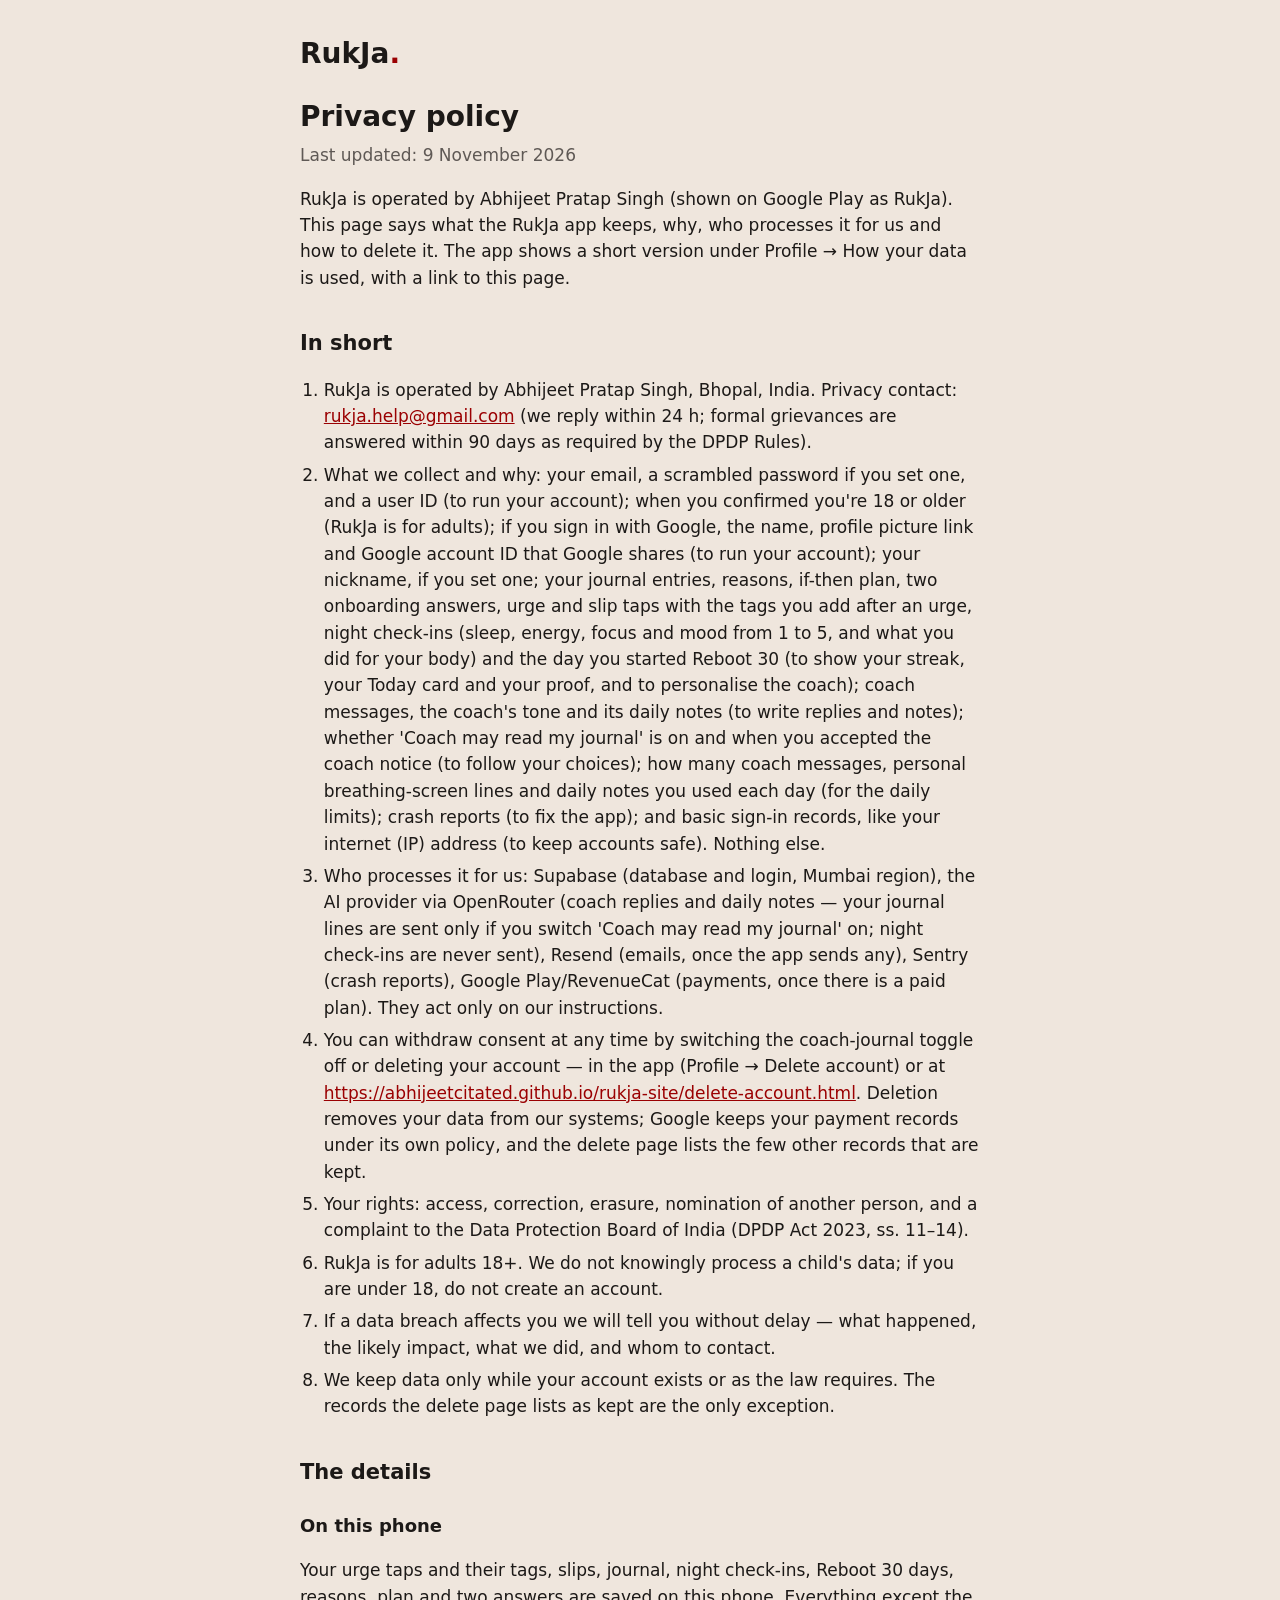
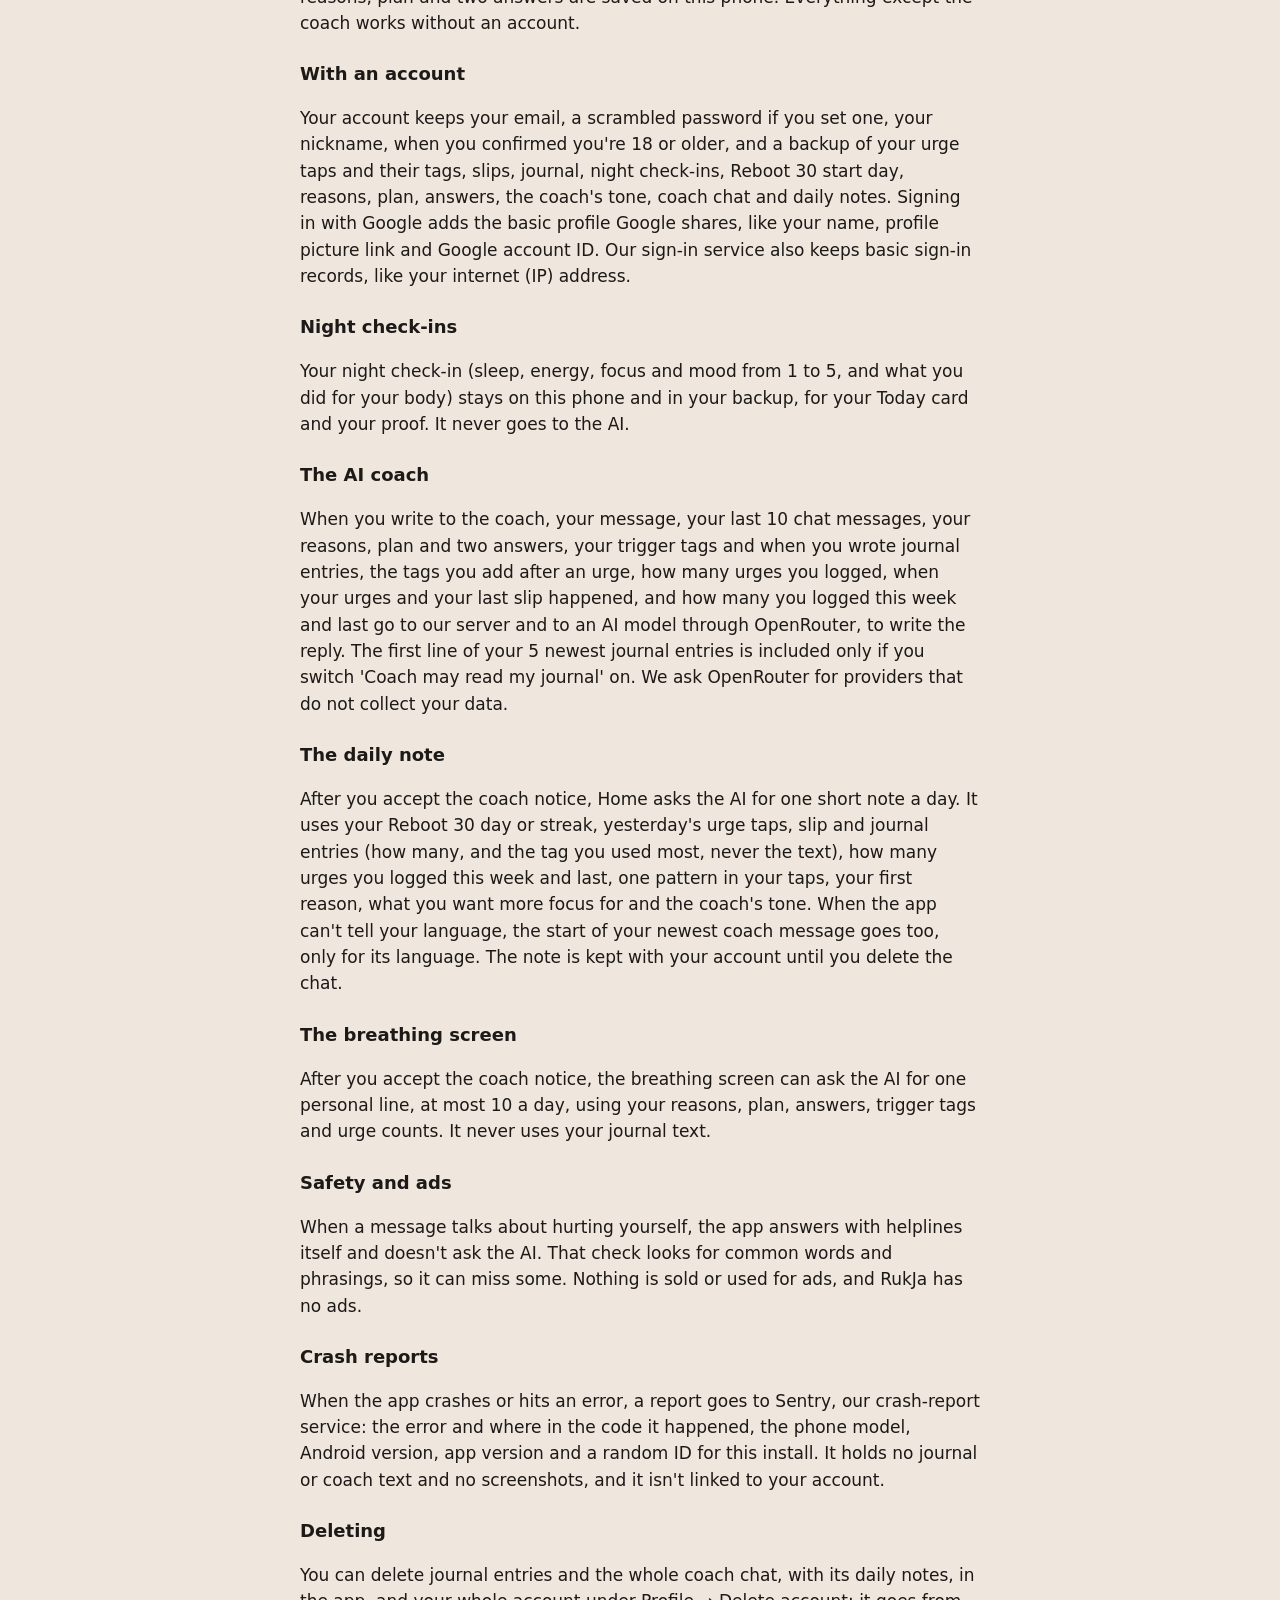
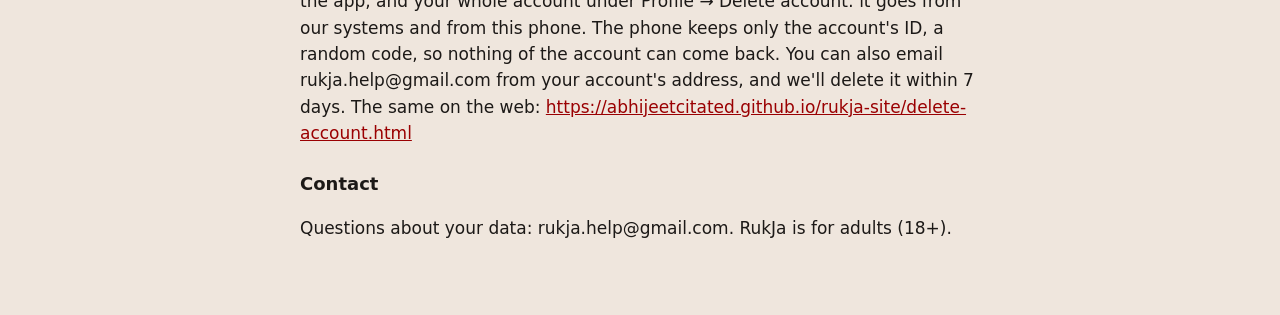
<file: index.html>
<!doctype html>
<html lang="en">
<head>
<meta charset="utf-8">
<meta name="viewport" content="width=device-width, initial-scale=1">
<meta http-equiv="refresh" content="0; url=privacy.html">
<title>RukJa</title>
<link rel="stylesheet" href="style.css">
</head>
<body>
<main>
<p class="brand">RukJa<span class="dot">.</span></p>
<p><a href="privacy.html">Privacy policy</a> · <a href="delete-account.html">Delete your account</a></p>
</main>
</body>
</html>
</file>
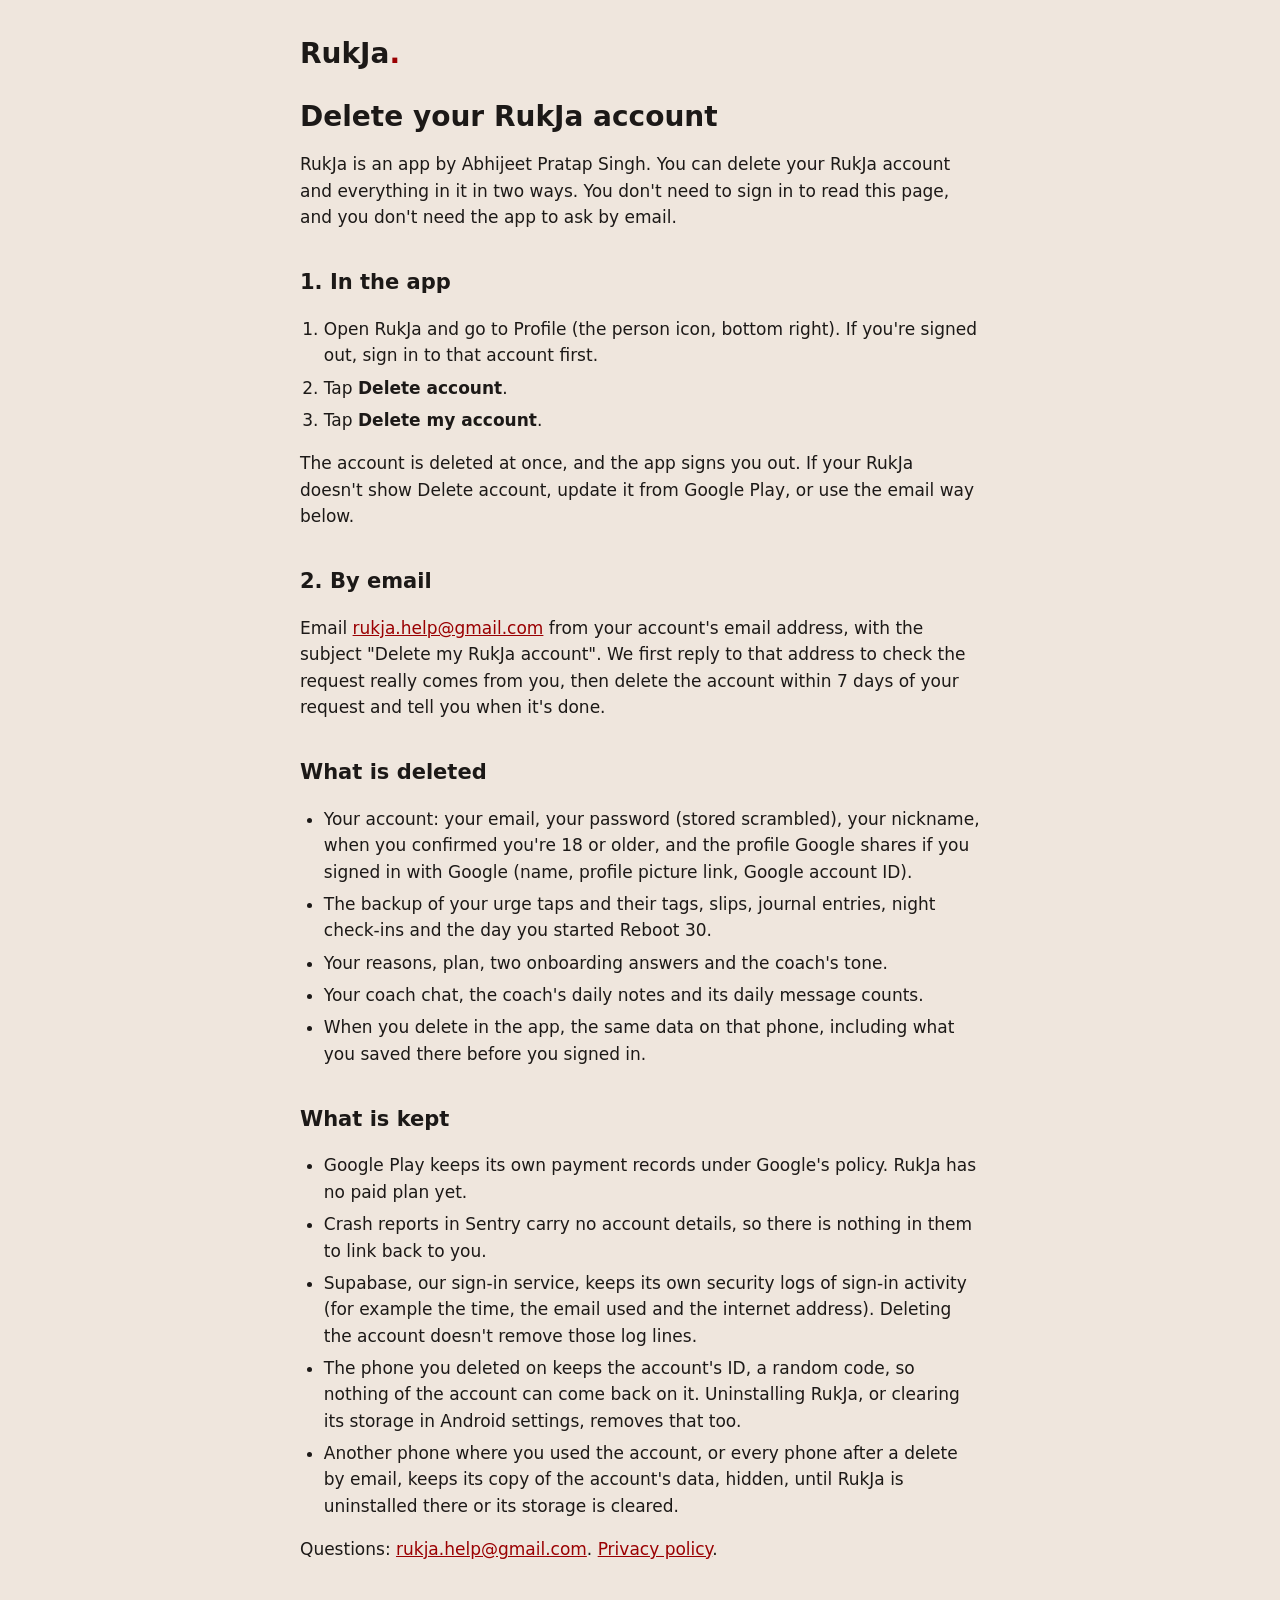
<file: delete-account.html>
<!doctype html>
<html lang="en">
<head>
<meta charset="utf-8">
<meta name="viewport" content="width=device-width, initial-scale=1">
<title>Delete your RukJa account</title>
<link rel="stylesheet" href="style.css">
</head>
<body>
<main>
<p class="brand">RukJa<span class="dot">.</span></p>
<h1>Delete your RukJa account</h1>
<p>RukJa is an app by Abhijeet Pratap Singh. You can delete your RukJa account and everything in it in two ways. You don't need to sign in to read this page, and you don't need the app to ask by email.</p>

<h2>1. In the app</h2>
<ol>
<li>Open RukJa and go to Profile (the person icon, bottom right). If you're signed out, sign in to that account first.</li>
<li>Tap <strong>Delete account</strong>.</li>
<li>Tap <strong>Delete my account</strong>.</li>
</ol>
<p>The account is deleted at once, and the app signs you out. If your RukJa doesn't show Delete account, update it from Google Play, or use the email way below.</p>

<h2>2. By email</h2>
<p>Email <a href="mailto:rukja.help@gmail.com?subject=Delete%20my%20RukJa%20account">rukja.help@gmail.com</a> from your account's email address, with the subject "Delete my RukJa account". We first reply to that address to check the request really comes from you, then delete the account within 7 days of your request and tell you when it's done.</p>

<h2>What is deleted</h2>
<ul>
<li>Your account: your email, your password (stored scrambled), your nickname, when you confirmed you're 18 or older, and the profile Google shares if you signed in with Google (name, profile picture link, Google account ID).</li>
<li>The backup of your urge taps and their tags, slips, journal entries, night check-ins and the day you started Reboot 30.</li>
<li>Your reasons, plan, two onboarding answers and the coach's tone.</li>
<li>Your coach chat, the coach's daily notes and its daily message counts.</li>
<li>When you delete in the app, the same data on that phone, including what you saved there before you signed in.</li>
</ul>

<h2>What is kept</h2>
<ul>
<li>Google Play keeps its own payment records under Google's policy. RukJa has no paid plan yet.</li>
<li>Crash reports in Sentry carry no account details, so there is nothing in them to link back to you.</li>
<li>Supabase, our sign-in service, keeps its own security logs of sign-in activity (for example the time, the email used and the internet address). Deleting the account doesn't remove those log lines.</li>
<li>The phone you deleted on keeps the account's ID, a random code, so nothing of the account can come back on it. Uninstalling RukJa, or clearing its storage in Android settings, removes that too.</li>
<li>Another phone where you used the account, or every phone after a delete by email, keeps its copy of the account's data, hidden, until RukJa is uninstalled there or its storage is cleared.</li>
</ul>

<p>Questions: <a href="mailto:rukja.help@gmail.com">rukja.help@gmail.com</a>. <a href="privacy.html">Privacy policy</a>.</p>
</main>
</body>
</html>
</file>
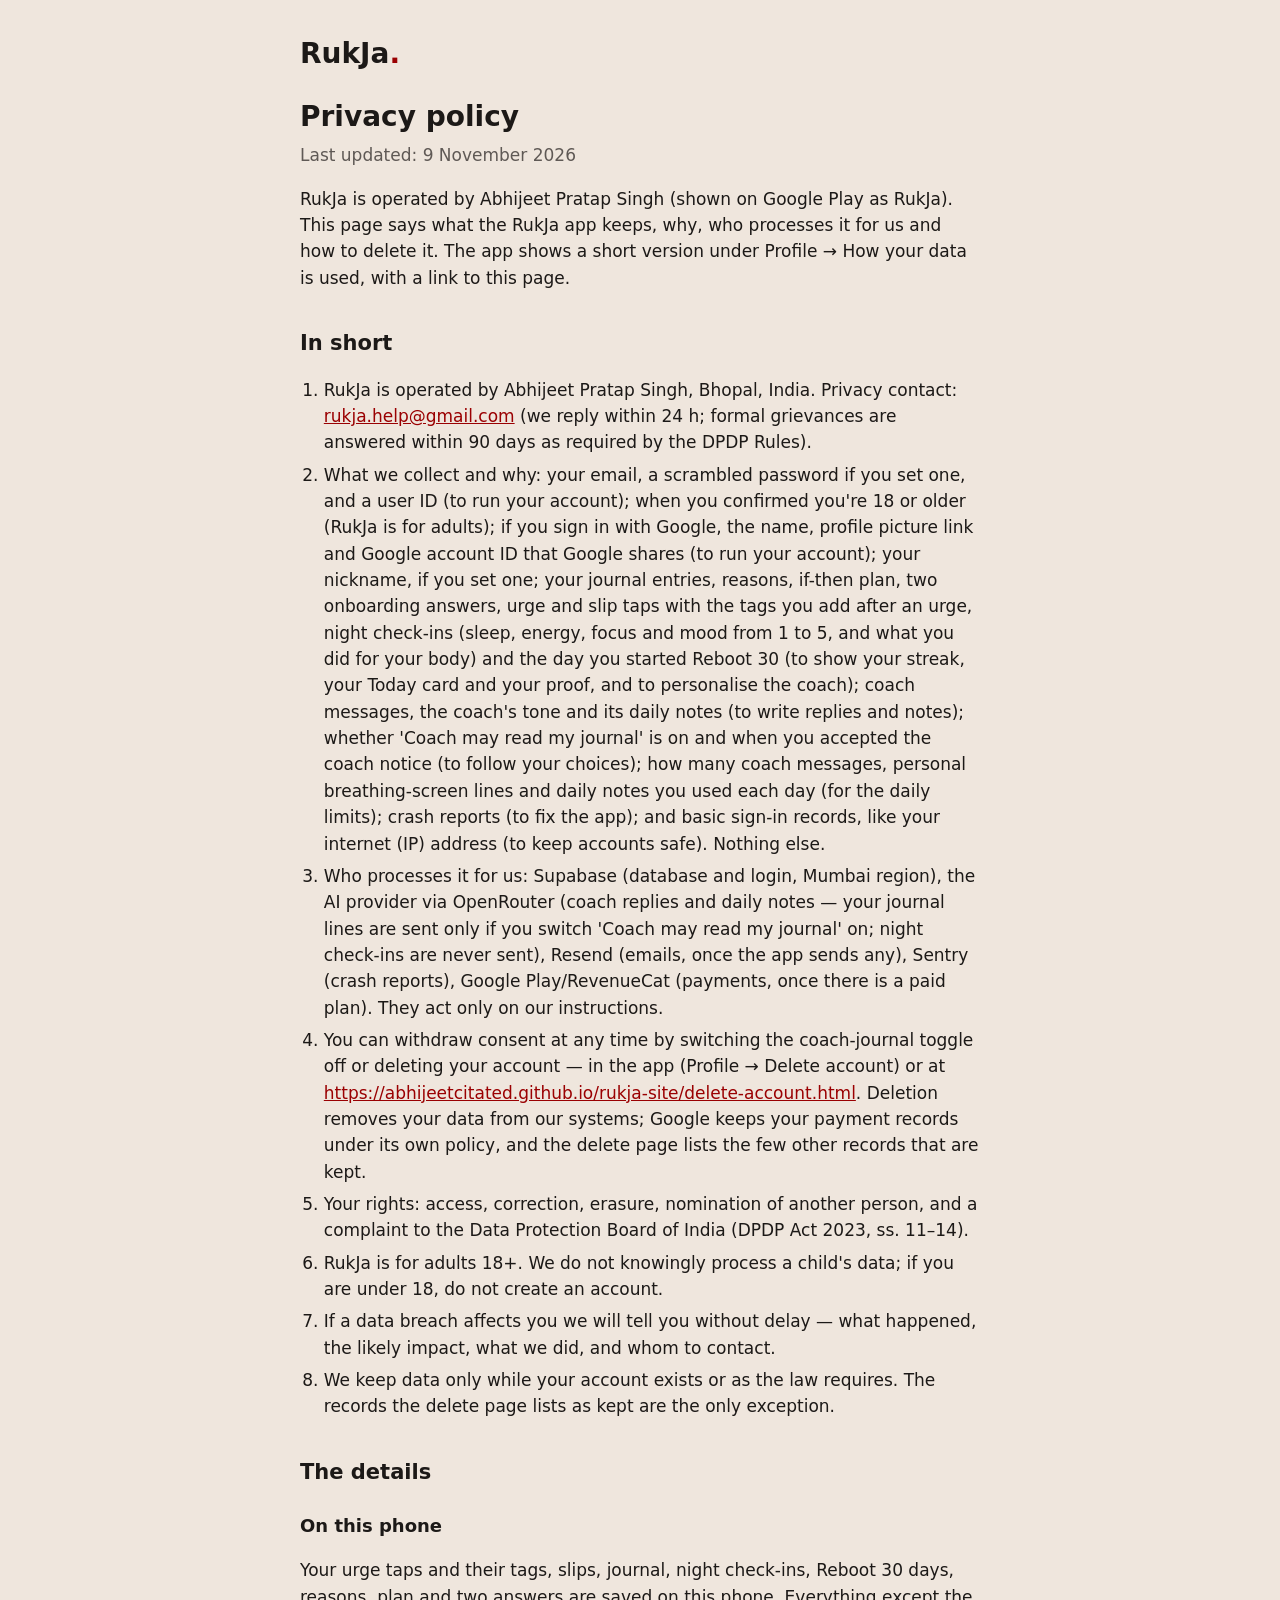
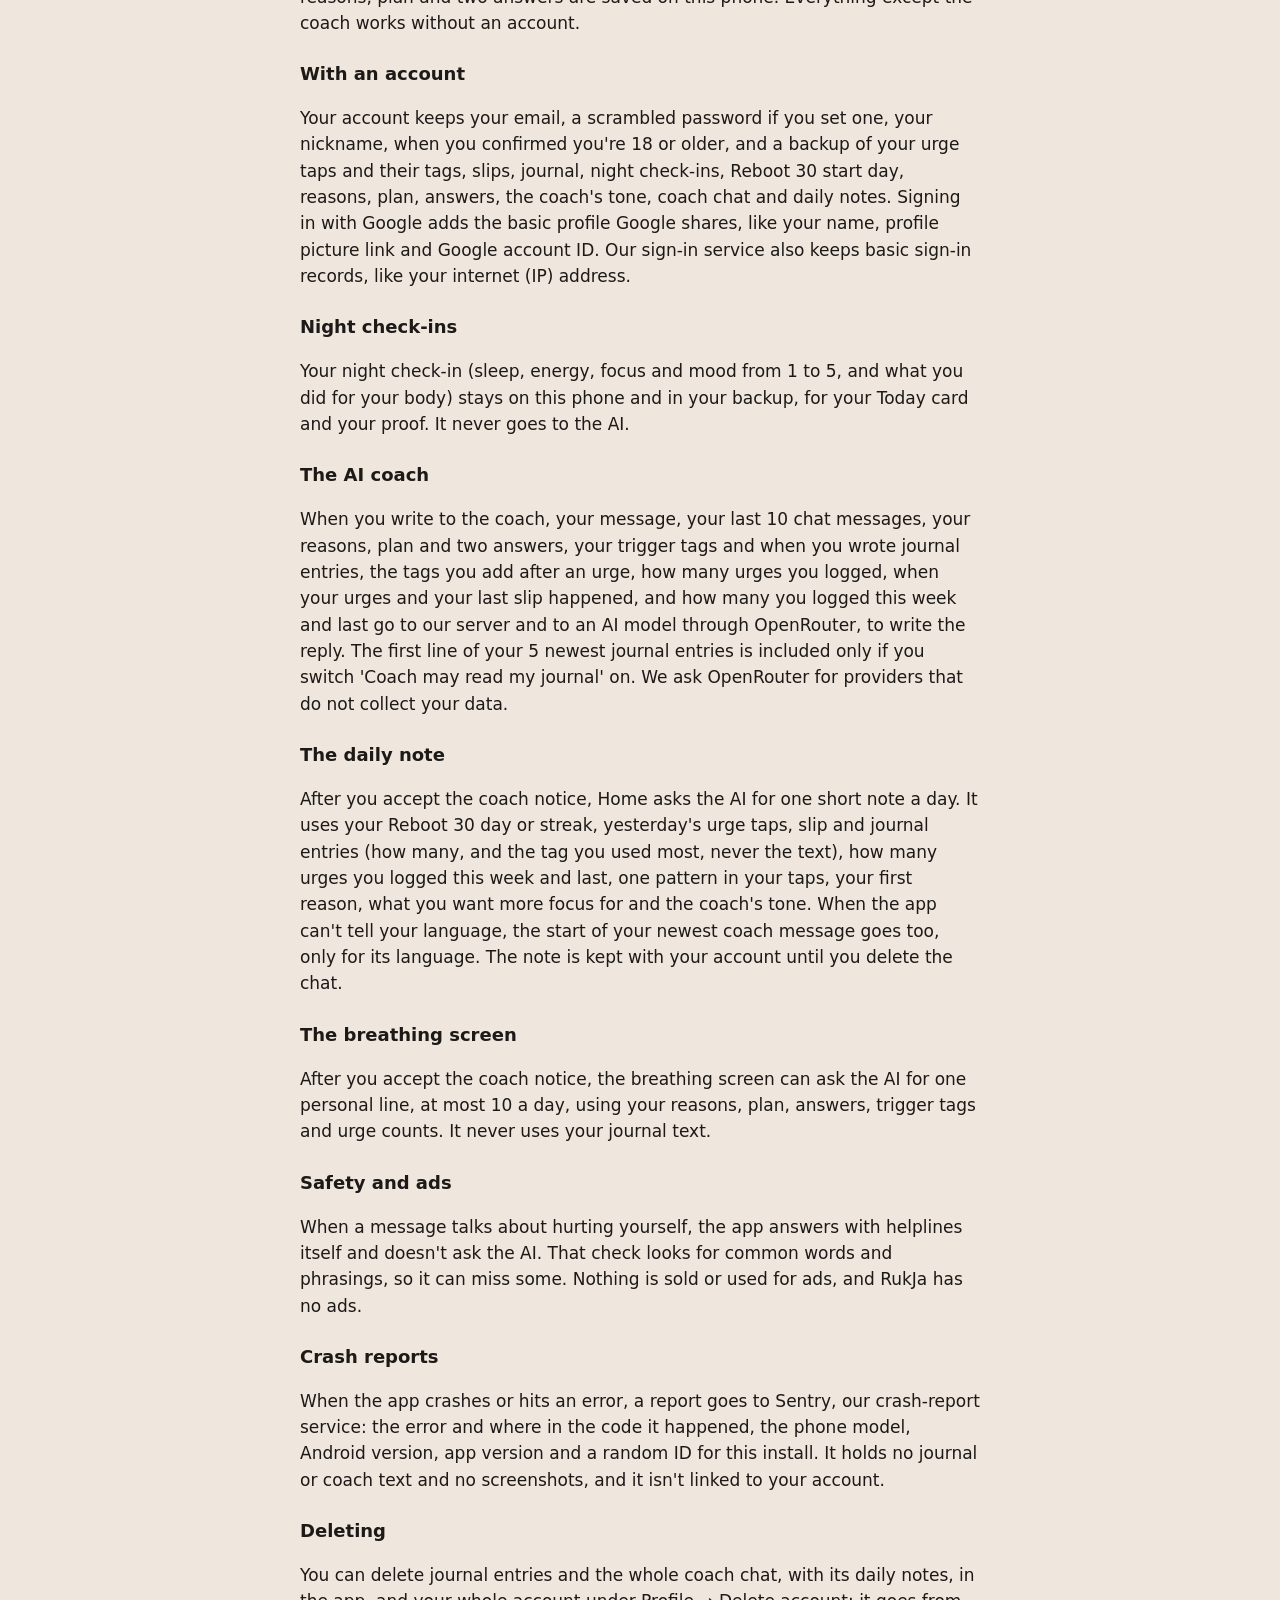
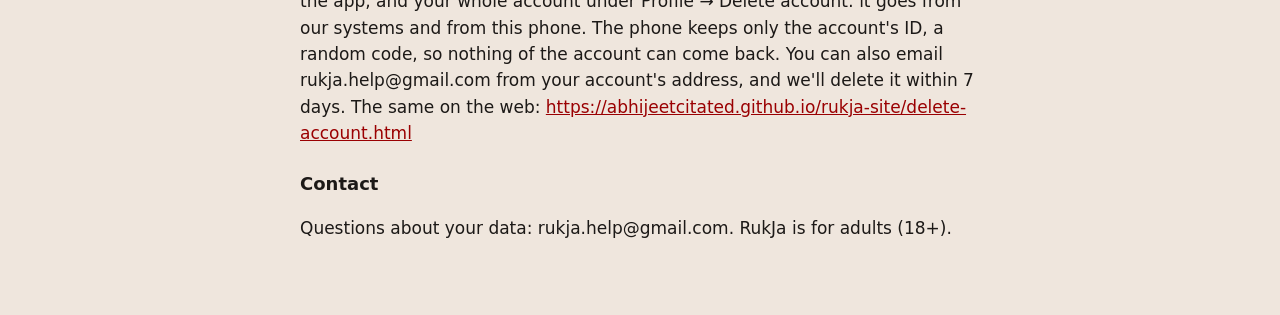
<file: privacy.html>
<!doctype html>
<html lang="en">
<head>
<meta charset="utf-8">
<meta name="viewport" content="width=device-width, initial-scale=1">
<title>RukJa privacy policy</title>
<link rel="stylesheet" href="style.css">
</head>
<body>
<main>
<p class="brand">RukJa<span class="dot">.</span></p>
<h1>Privacy policy</h1>
<p class="updated">Last updated: 9 November 2026</p>
<p>RukJa is operated by Abhijeet Pratap Singh (shown on Google Play as RukJa). This page says what the RukJa app keeps, why, who processes it for us and how to delete it. The app shows a short version under Profile → How your data is used, with a link to this page.</p>

<h2>In short</h2>
<ol>
<li>RukJa is operated by Abhijeet Pratap Singh, Bhopal, India. Privacy contact: <a href="mailto:rukja.help@gmail.com">rukja.help@gmail.com</a> (we reply within 24 h; formal grievances are answered within 90 days as required by the DPDP Rules).</li>
<li>What we collect and why: your email, a scrambled password if you set one, and a user ID (to run your account); when you confirmed you're 18 or older (RukJa is for adults); if you sign in with Google, the name, profile picture link and Google account ID that Google shares (to run your account); your nickname, if you set one; your journal entries, reasons, if-then plan, two onboarding answers, urge and slip taps with the tags you add after an urge, night check-ins (sleep, energy, focus and mood from 1 to 5, and what you did for your body) and the day you started Reboot 30 (to show your streak, your Today card and your proof, and to personalise the coach); coach messages, the coach's tone and its daily notes (to write replies and notes); whether 'Coach may read my journal' is on and when you accepted the coach notice (to follow your choices); how many coach messages, personal breathing-screen lines and daily notes you used each day (for the daily limits); crash reports (to fix the app); and basic sign-in records, like your internet (IP) address (to keep accounts safe). Nothing else.</li>
<li>Who processes it for us: Supabase (database and login, Mumbai region), the AI provider via OpenRouter (coach replies and daily notes — your journal lines are sent only if you switch 'Coach may read my journal' on; night check-ins are never sent), Resend (emails, once the app sends any), Sentry (crash reports), Google Play/RevenueCat (payments, once there is a paid plan). They act only on our instructions.</li>
<li>You can withdraw consent at any time by switching the coach-journal toggle off or deleting your account — in the app (Profile → Delete account) or at <a href="delete-account.html">https://abhijeetcitated.github.io/rukja-site/delete-account.html</a>. Deletion removes your data from our systems; Google keeps your payment records under its own policy, and the delete page lists the few other records that are kept.</li>
<li>Your rights: access, correction, erasure, nomination of another person, and a complaint to the Data Protection Board of India (DPDP Act 2023, ss. 11–14).</li>
<li>RukJa is for adults 18+. We do not knowingly process a child's data; if you are under 18, do not create an account.</li>
<li>If a data breach affects you we will tell you without delay — what happened, the likely impact, what we did, and whom to contact.</li>
<li>We keep data only while your account exists or as the law requires. The records the delete page lists as kept are the only exception.</li>
</ol>

<h2>The details</h2>
<h3>On this phone</h3>
<p>Your urge taps and their tags, slips, journal, night check-ins, Reboot 30 days, reasons, plan and two answers are saved on this phone. Everything except the coach works without an account.</p>
<h3>With an account</h3>
<p>Your account keeps your email, a scrambled password if you set one, your nickname, when you confirmed you're 18 or older, and a backup of your urge taps and their tags, slips, journal, night check-ins, Reboot 30 start day, reasons, plan, answers, the coach's tone, coach chat and daily notes. Signing in with Google adds the basic profile Google shares, like your name, profile picture link and Google account ID. Our sign-in service also keeps basic sign-in records, like your internet (IP) address.</p>
<h3>Night check-ins</h3>
<p>Your night check-in (sleep, energy, focus and mood from 1 to 5, and what you did for your body) stays on this phone and in your backup, for your Today card and your proof. It never goes to the AI.</p>
<h3>The AI coach</h3>
<p>When you write to the coach, your message, your last 10 chat messages, your reasons, plan and two answers, your trigger tags and when you wrote journal entries, the tags you add after an urge, how many urges you logged, when your urges and your last slip happened, and how many you logged this week and last go to our server and to an AI model through OpenRouter, to write the reply. The first line of your 5 newest journal entries is included only if you switch 'Coach may read my journal' on. We ask OpenRouter for providers that do not collect your data.</p>
<h3>The daily note</h3>
<p>After you accept the coach notice, Home asks the AI for one short note a day. It uses your Reboot 30 day or streak, yesterday's urge taps, slip and journal entries (how many, and the tag you used most, never the text), how many urges you logged this week and last, one pattern in your taps, your first reason, what you want more focus for and the coach's tone. When the app can't tell your language, the start of your newest coach message goes too, only for its language. The note is kept with your account until you delete the chat.</p>
<h3>The breathing screen</h3>
<p>After you accept the coach notice, the breathing screen can ask the AI for one personal line, at most 10 a day, using your reasons, plan, answers, trigger tags and urge counts. It never uses your journal text.</p>
<h3>Safety and ads</h3>
<p>When a message talks about hurting yourself, the app answers with helplines itself and doesn't ask the AI. That check looks for common words and phrasings, so it can miss some. Nothing is sold or used for ads, and RukJa has no ads.</p>
<h3>Crash reports</h3>
<p>When the app crashes or hits an error, a report goes to Sentry, our crash-report service: the error and where in the code it happened, the phone model, Android version, app version and a random ID for this install. It holds no journal or coach text and no screenshots, and it isn't linked to your account.</p>
<h3>Deleting</h3>
<p>You can delete journal entries and the whole coach chat, with its daily notes, in the app, and your whole account under Profile → Delete account: it goes from our systems and from this phone. The phone keeps only the account's ID, a random code, so nothing of the account can come back. You can also email rukja.help@gmail.com from your account's address, and we'll delete it within 7 days. The same on the web: <a href="delete-account.html">https://abhijeetcitated.github.io/rukja-site/delete-account.html</a></p>
<h3>Contact</h3>
<p>Questions about your data: rukja.help@gmail.com. RukJa is for adults (18+).</p>
</main>
</body>
</html>
</file>
<file: style.css>
/* RukJa's public pages: the app's cream theme (src/constants/theme.ts), the phone's own font, no scripts, no web
   fonts, no outside requests. Text pairs as in the app: ink on cream 14.2:1, muted 5.6:1, accent 7.2:1. */
:root {
  color-scheme: light;
}
html {
  background: #efe6dd;
}
body {
  margin: 0;
  padding: 32px 20px 56px;
  color: #1c1917;
  font: 17px/1.55 system-ui, -apple-system, "Segoe UI", Roboto, sans-serif;
}
main {
  max-width: 680px;
  margin: 0 auto;
}
.brand {
  margin: 0 0 24px;
  font-size: 28px;
  font-weight: 800;
}
.dot {
  color: #9a0002;
}
h1 {
  margin: 0 0 8px;
  font-size: 28px;
  line-height: 1.25;
}
h2 {
  margin: 36px 0 8px;
  font-size: 21px;
}
h3 {
  margin: 24px 0 4px;
  font-size: 18px;
}
.updated {
  margin-top: 0;
  color: #5f5955;
}
a {
  color: #9a0002;
}
ol,
ul {
  padding-left: 1.4em;
}
li {
  margin: 6px 0;
}
</file>
